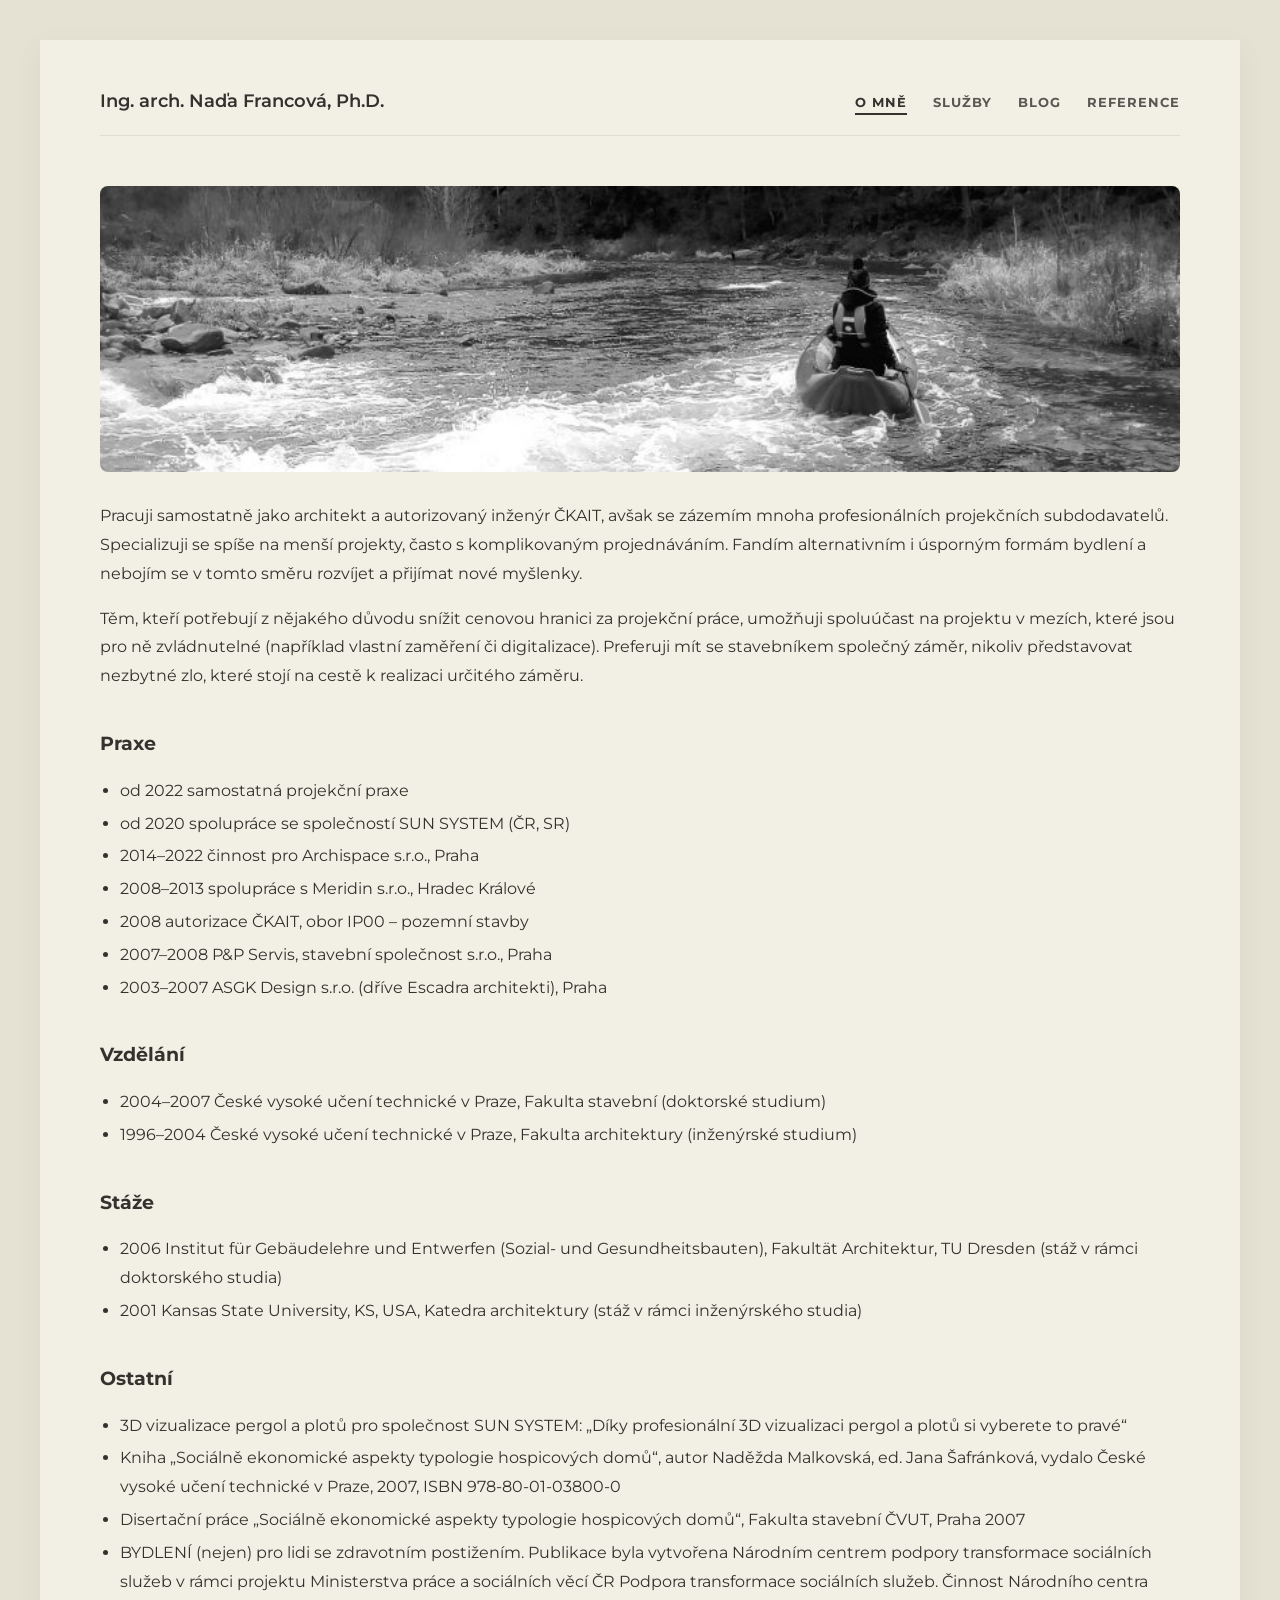
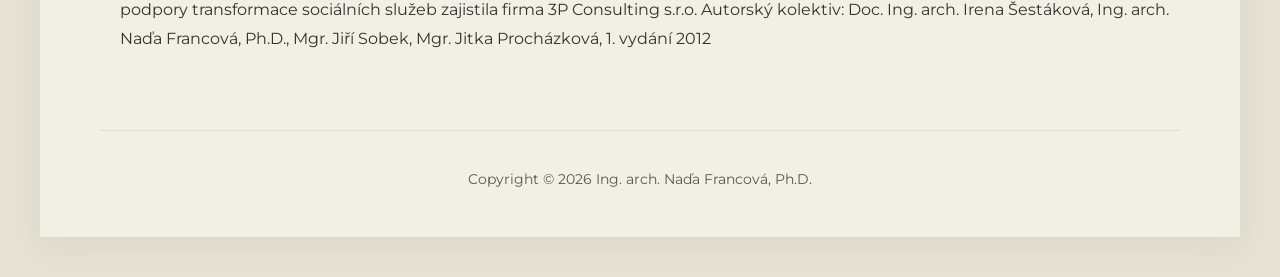
<file: o-mne.html>
<!DOCTYPE html>
<html lang="cs">
<head>
    <meta charset="UTF-8">
    <meta name="viewport" content="width=device-width, initial-scale=1.0">
    <title>O mně | Ing. arch. Naďa Francová, Ph.D.</title>
    <meta name="description" content="Architektka a autorizovaná inženýrka ČKAIT. Projekty pro povolení záměru, inženýring, pasporty pozemků a staveb, technické poradenství a vizualizace.">
    <link rel="icon" href="i1.png" type="image/png">
    <link rel="stylesheet" href="style.css">
</head>
<body>
    <main class="container">
        <header class="top-header">
            <a href="index.html">Ing. arch. Naďa Francová, Ph.D.</a>
            <nav class="top-nav" aria-label="Hlavní menu">
                <a href="o-mne.html" aria-current="page">O mně</a>
                <a href="sluzby.html">Služby</a>
                <a href="blog.html">Blog</a>
                <a href="reference.html">Reference</a>
            </nav>
        </header>

        <div class="page-text">
            <img src="ome.png" alt="" class="page-banner">

            <p>Pracuji samostatně jako architekt a autorizovaný inženýr ČKAIT, avšak se zázemím mnoha profesionálních projekčních subdodavatelů. Specializuji se spíše na menší projekty, často s komplikovaným projednáváním. Fandím alternativním i úsporným formám bydlení a nebojím se v tomto směru rozvíjet a přijímat nové myšlenky.</p>
            <p>Těm, kteří potřebují z nějakého důvodu snížit cenovou hranici za projekční práce, umožňuji spoluúčast na projektu v mezích, které jsou pro ně zvládnutelné (například vlastní zaměření či digitalizace). Preferuji mít se stavebníkem společný záměr, nikoliv představovat nezbytné zlo, které stojí na cestě k realizaci určitého záměru.</p>

            <h3>Praxe</h3>
            <ul>
                <li>od 2022 samostatná projekční praxe</li>
                <li>od 2020 spolupráce se společností SUN SYSTEM (ČR, SR)</li>
                <li>2014–2022 činnost pro Archispace s.r.o., Praha</li>
                <li>2008–2013 spolupráce s Meridin s.r.o., Hradec Králové</li>
                <li>2008 autorizace ČKAIT, obor IP00 – pozemní stavby</li>
                <li>2007–2008 P&amp;P Servis, stavební společnost s.r.o., Praha</li>
                <li>2003–2007 ASGK Design s.r.o. (dříve Escadra architekti), Praha</li>
            </ul>

            <h3>Vzdělání</h3>
            <ul>
                <li>2004–2007 České vysoké učení technické v Praze, Fakulta stavební (doktorské studium)</li>
                <li>1996–2004 České vysoké učení technické v Praze, Fakulta architektury (inženýrské studium)</li>
            </ul>

            <h3>Stáže</h3>
            <ul>
                <li>2006 Institut für Gebäudelehre und Entwerfen (Sozial- und Gesundheitsbauten), Fakultät Architektur, TU Dresden (stáž v rámci doktorského studia)</li>
                <li>2001 Kansas State University, KS, USA, Katedra architektury (stáž v rámci inženýrského studia)</li>
            </ul>

            <h3>Ostatní</h3>
            <ul>
                <li>3D vizualizace pergol a plotů pro společnost SUN SYSTEM: „Díky profesionální 3D vizualizaci pergol a plotů si vyberete to pravé“</li>
                <li>Kniha „Sociálně ekonomické aspekty typologie hospicových domů“, autor Naděžda Malkovská, ed. Jana Šafránková, vydalo České vysoké učení technické v Praze, 2007, ISBN 978-80-01-03800-0</li>
                <li>Disertační práce „Sociálně ekonomické aspekty typologie hospicových domů“, Fakulta stavební ČVUT, Praha 2007</li>
                <li>BYDLENÍ (nejen) pro lidi se zdravotním postižením. Publikace byla vytvořena Národním centrem podpory transformace sociálních služeb v rámci projektu Ministerstva práce a sociálních věcí ČR Podpora transformace sociálních služeb. Činnost Národního centra podpory transformace sociálních služeb zajistila firma 3P Consulting s.r.o. Autorský kolektiv: Doc. Ing. arch. Irena Šestáková, Ing. arch. Naďa Francová, Ph.D., Mgr. Jiří Sobek, Mgr. Jitka Procházková, 1. vydání 2012</li>
            </ul>
        </div>

        <footer>
            Copyright <a href="admin.html" class="stealth-link">©</a> 2026 Ing. arch. Naďa Francová, Ph.D.
        </footer>
    </main>
</body>
</html>
</file>
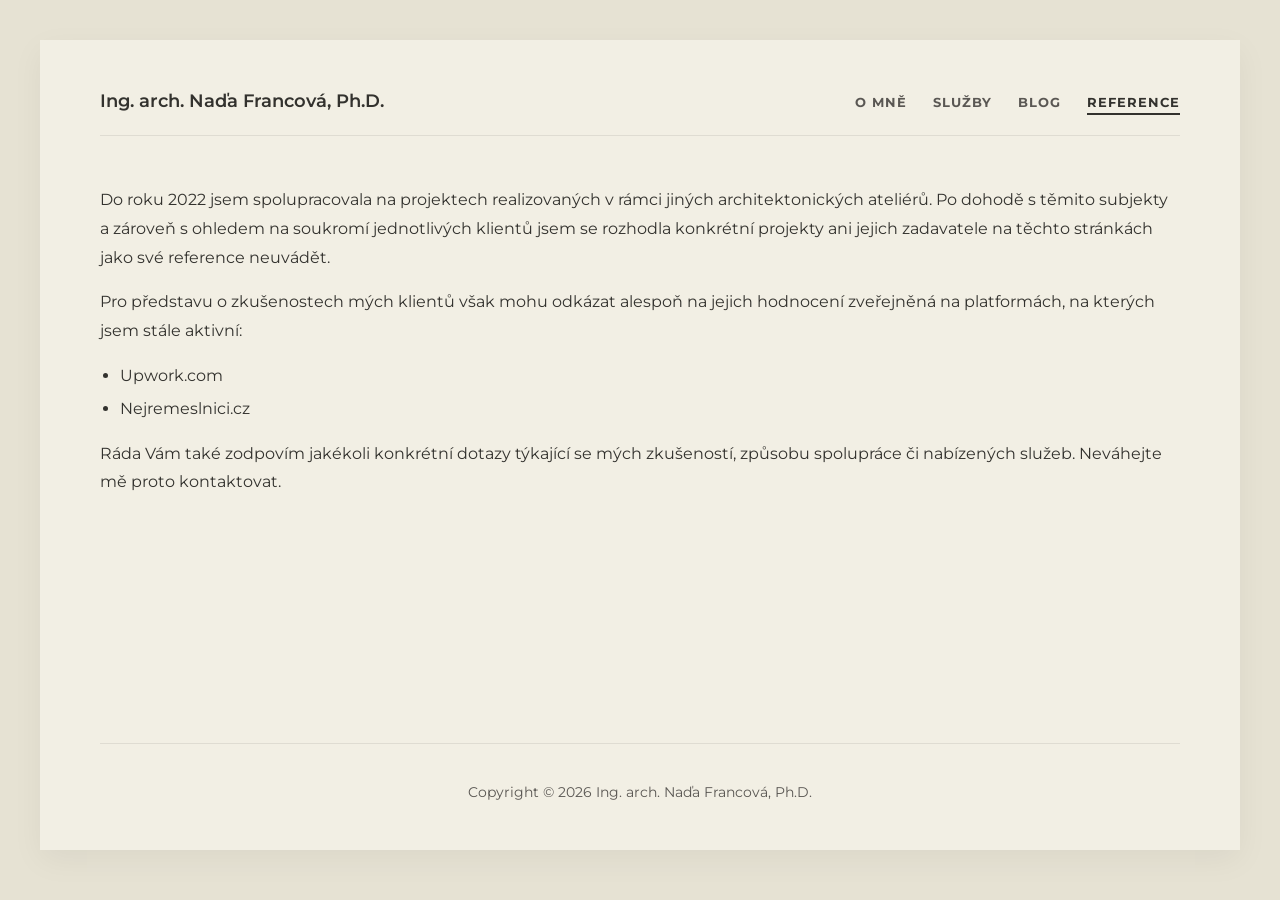
<file: reference.html>
<!DOCTYPE html>
<html lang="cs">
<head>
    <meta charset="UTF-8">
    <meta name="viewport" content="width=device-width, initial-scale=1.0">
    <title>Reference | Ing. arch. Naďa Francová, Ph.D.</title>
    <meta name="description" content="Architektka a autorizovaná inženýrka ČKAIT. Projekty pro povolení záměru, inženýring, pasporty pozemků a staveb, technické poradenství a vizualizace.">
    <link rel="icon" href="i1.png" type="image/png">
    <link rel="stylesheet" href="style.css">
</head>
<body>
    <main class="container">
        <header class="top-header">
            <a href="index.html">Ing. arch. Naďa Francová, Ph.D.</a>
            <nav class="top-nav" aria-label="Hlavní menu">
                <a href="o-mne.html">O mně</a>
                <a href="sluzby.html">Služby</a>
                <a href="blog.html">Blog</a>
                <a href="reference.html" aria-current="page">Reference</a>
            </nav>
        </header>

        <div class="page-text">
            <p>Do roku 2022 jsem spolupracovala na projektech realizovaných v rámci jiných architektonických ateliérů. Po dohodě s těmito subjekty a zároveň s ohledem na soukromí jednotlivých klientů jsem se rozhodla konkrétní projekty ani jejich zadavatele na těchto stránkách jako své reference neuvádět.</p>
            <p>Pro představu o zkušenostech mých klientů však mohu odkázat alespoň na jejich hodnocení zveřejněná na platformách, na kterých jsem stále aktivní:</p>
            <ul>
                <li>Upwork.com</li>
                <li>Nejremeslnici.cz</li>
            </ul>
            <p>Ráda Vám také zodpovím jakékoli konkrétní dotazy týkající se mých zkušeností, způsobu spolupráce či nabízených služeb. Neváhejte mě proto kontaktovat.</p>
        </div>

        <footer>
            Copyright <a href="admin.html" class="stealth-link">©</a> 2026 Ing. arch. Naďa Francová, Ph.D.
        </footer>
    </main>
</body>
</html>
</file>
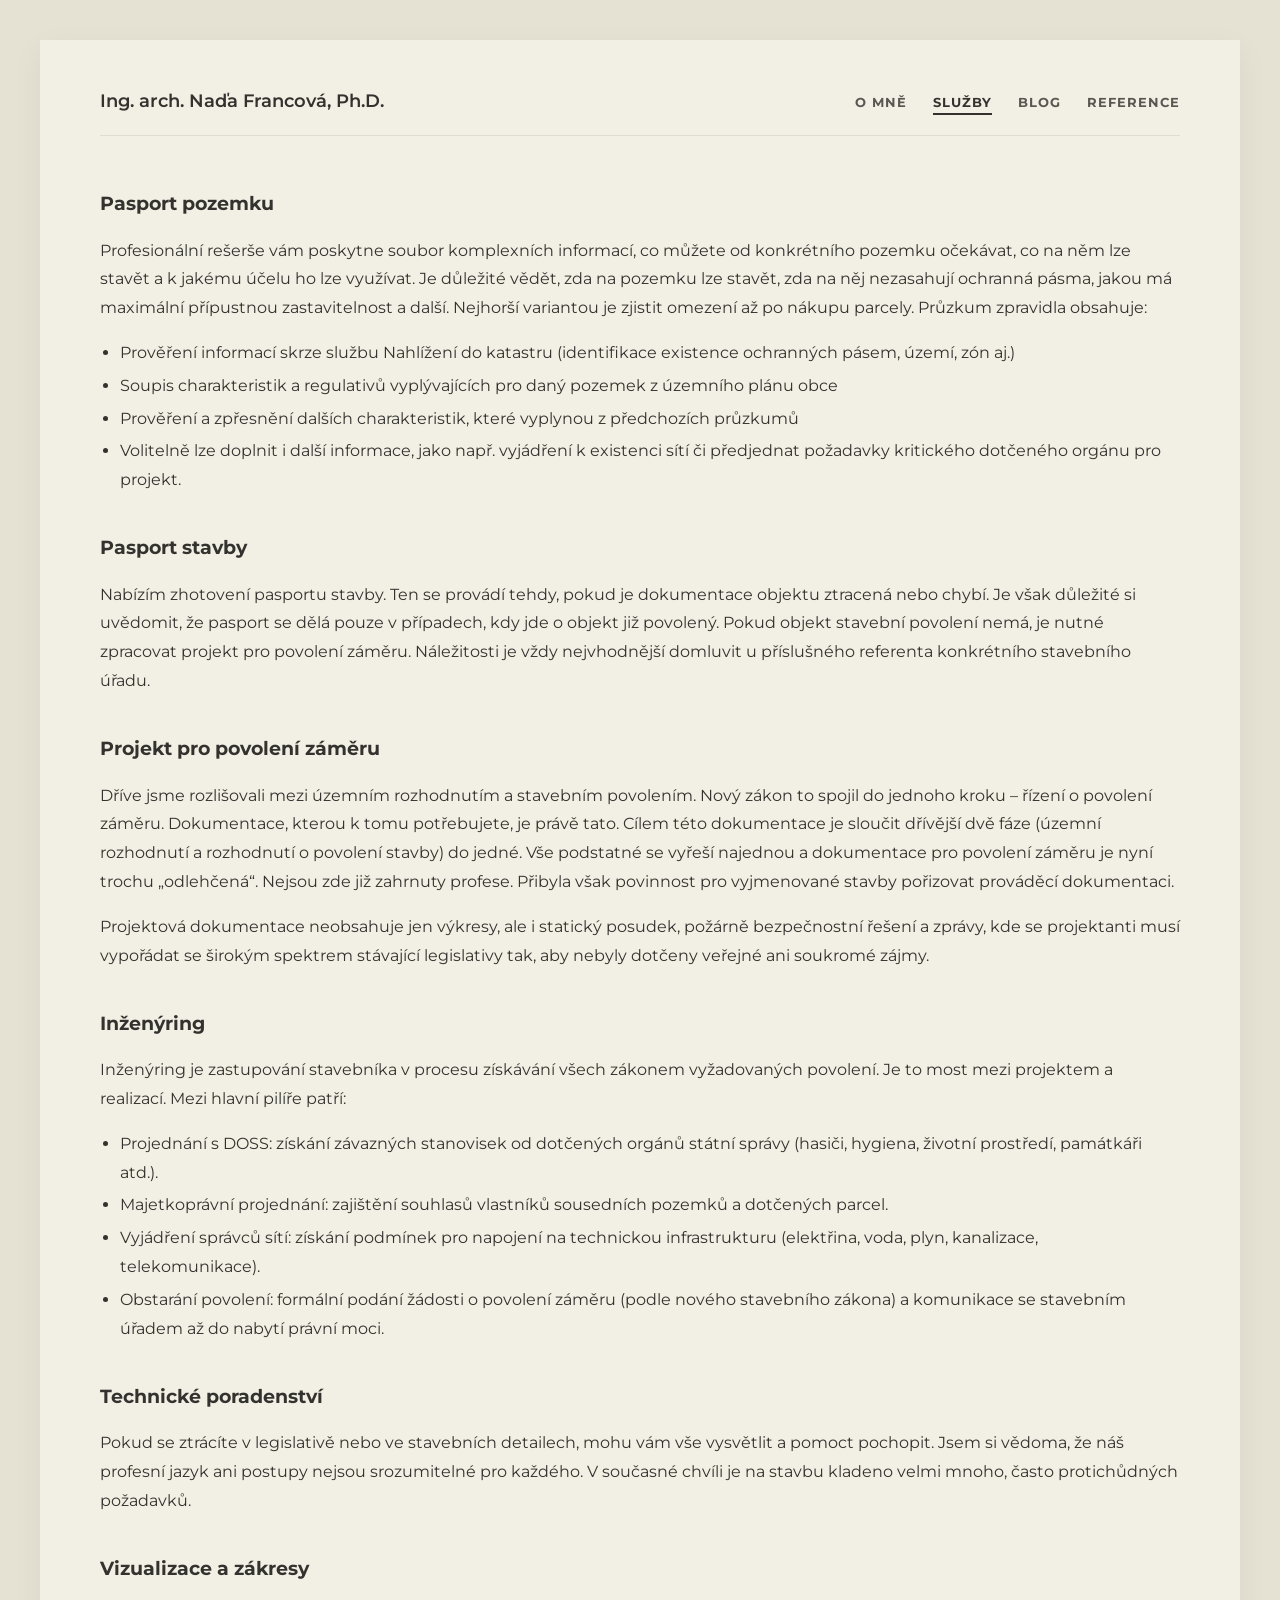
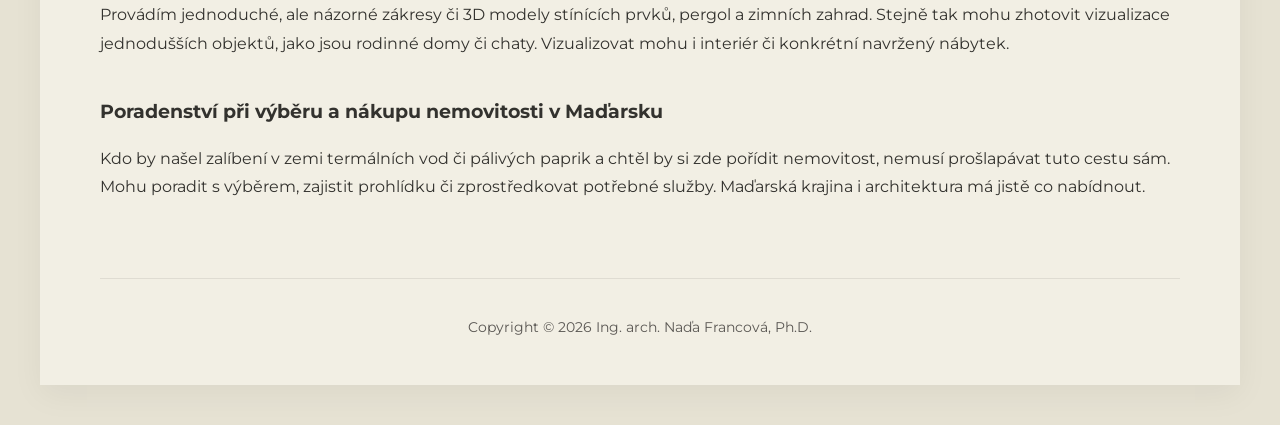
<file: sluzby.html>
<!DOCTYPE html>
<html lang="cs">
<head>
    <meta charset="UTF-8">
    <meta name="viewport" content="width=device-width, initial-scale=1.0">
    <title>Služby | Ing. arch. Naďa Francová, Ph.D.</title>
    <meta name="description" content="Architektka a autorizovaná inženýrka ČKAIT. Projekty pro povolení záměru, inženýring, pasporty pozemků a staveb, technické poradenství a vizualizace.">
    <link rel="icon" href="i1.png" type="image/png">
    <link rel="stylesheet" href="style.css">
</head>
<body>
    <main class="container">
        <header class="top-header">
            <a href="index.html">Ing. arch. Naďa Francová, Ph.D.</a>
            <nav class="top-nav" aria-label="Hlavní menu">
                <a href="o-mne.html">O mně</a>
                <a href="sluzby.html" aria-current="page">Služby</a>
                <a href="blog.html">Blog</a>
                <a href="reference.html">Reference</a>
            </nav>
        </header>

        <div class="page-text">
            <h3>Pasport pozemku</h3>
            <p>Profesionální rešerše vám poskytne soubor komplexních informací, co můžete od konkrétního pozemku očekávat, co na něm lze stavět a k jakému účelu ho lze využívat. Je důležité vědět, zda na pozemku lze stavět, zda na něj nezasahují ochranná pásma, jakou má maximální přípustnou zastavitelnost a další. Nejhorší variantou je zjistit omezení až po nákupu parcely. Průzkum zpravidla obsahuje:</p>
            <ul>
                <li>Prověření informací skrze službu Nahlížení do katastru (identifikace existence ochranných pásem, území, zón aj.)</li>
                <li>Soupis charakteristik a regulativů vyplývajících pro daný pozemek z územního plánu obce</li>
                <li>Prověření a zpřesnění dalších charakteristik, které vyplynou z předchozích průzkumů</li>
                <li>Volitelně lze doplnit i další informace, jako např. vyjádření k existenci sítí či předjednat požadavky kritického dotčeného orgánu pro projekt.</li>
            </ul>

            <h3>Pasport stavby</h3>
            <p>Nabízím zhotovení pasportu stavby. Ten se provádí tehdy, pokud je dokumentace objektu ztracená nebo chybí. Je však důležité si uvědomit, že pasport se dělá pouze v případech, kdy jde o objekt již povolený. Pokud objekt stavební povolení nemá, je nutné zpracovat projekt pro povolení záměru. Náležitosti je vždy nejvhodnější domluvit u příslušného referenta konkrétního stavebního úřadu.</p>

            <h3>Projekt pro povolení záměru</h3>
            <p>Dříve jsme rozlišovali mezi územním rozhodnutím a stavebním povolením. Nový zákon to spojil do jednoho kroku – řízení o povolení záměru. Dokumentace, kterou k tomu potřebujete, je právě tato. Cílem této dokumentace je sloučit dřívější dvě fáze (územní rozhodnutí a rozhodnutí o povolení stavby) do jedné. Vše podstatné se vyřeší najednou a dokumentace pro povolení záměru je nyní trochu „odlehčená“. Nejsou zde již zahrnuty profese. Přibyla však povinnost pro vyjmenované stavby pořizovat prováděcí dokumentaci.</p>
            <p>Projektová dokumentace neobsahuje jen výkresy, ale i statický posudek, požárně bezpečnostní řešení a zprávy, kde se projektanti musí vypořádat se širokým spektrem stávající legislativy tak, aby nebyly dotčeny veřejné ani soukromé zájmy.</p>

            <h3>Inženýring</h3>
            <p>Inženýring je zastupování stavebníka v procesu získávání všech zákonem vyžadovaných povolení. Je to most mezi projektem a realizací. Mezi hlavní pilíře patří:</p>
            <ul>
                <li>Projednání s DOSS: získání závazných stanovisek od dotčených orgánů státní správy (hasiči, hygiena, životní prostředí, památkáři atd.).</li>
                <li>Majetkoprávní projednání: zajištění souhlasů vlastníků sousedních pozemků a dotčených parcel.</li>
                <li>Vyjádření správců sítí: získání podmínek pro napojení na technickou infrastrukturu (elektřina, voda, plyn, kanalizace, telekomunikace).</li>
                <li>Obstarání povolení: formální podání žádosti o povolení záměru (podle nového stavebního zákona) a komunikace se stavebním úřadem až do nabytí právní moci.</li>
            </ul>

            <h3>Technické poradenství</h3>
            <p>Pokud se ztrácíte v legislativě nebo ve stavebních detailech, mohu vám vše vysvětlit a pomoct pochopit. Jsem si vědoma, že náš profesní jazyk ani postupy nejsou srozumitelné pro každého. V současné chvíli je na stavbu kladeno velmi mnoho, často protichůdných požadavků.</p>

            <h3>Vizualizace a zákresy</h3>
            <p>Provádím jednoduché, ale názorné zákresy či 3D modely stínících prvků, pergol a zimních zahrad. Stejně tak mohu zhotovit vizualizace jednodušších objektů, jako jsou rodinné domy či chaty. Vizualizovat mohu i interiér či konkrétní navržený nábytek.</p>

            <h3>Poradenství při výběru a nákupu nemovitosti v Maďarsku</h3>
            <p>Kdo by našel zalíbení v zemi termálních vod či pálivých paprik a chtěl by si zde pořídit nemovitost, nemusí prošlapávat tuto cestu sám. Mohu poradit s výběrem, zajistit prohlídku či zprostředkovat potřebné služby. Maďarská krajina i architektura má jistě co nabídnout.</p>
        </div>

        <footer>
            Copyright <a href="admin.html" class="stealth-link">©</a> 2026 Ing. arch. Naďa Francová, Ph.D.
        </footer>
    </main>
</body>
</html>
</file>
<file: style.css>
@import url('https://fonts.googleapis.com/css2?family=Montserrat:wght@400;600;700&display=swap');

:root {
    --bg-outer: #e6e2d3;
    --bg-inner: #f2efe4;
    --bg-block: #ebe8dc;
    --text-main: #33322e;
    --text-muted: #5a5753;
    --line-color: #dfdcd2;
    --white: #ffffff;
}

*, *::before, *::after { box-sizing: border-box; }

body {
    font-family: 'Montserrat', sans-serif;
    margin: 0;
    padding: 40px 20px;
    background-color: var(--bg-outer);
    color: var(--text-main);
    min-height: 100vh;
    -webkit-font-smoothing: antialiased;
}

img { max-width: 100%; }

a { color: var(--text-main); }

.container {
    max-width: 1200px;
    margin: 0 auto;
    background-color: var(--bg-inner);
    padding: 50px 60px;
    box-shadow: 0 10px 30px rgba(0,0,0,0.05);
    min-height: 90vh;
    display: flex;
    flex-direction: column;
}

/* --- HLAVIČKA --- */
.top-header {
    display: flex;
    align-items: baseline;
    justify-content: space-between;
    flex-wrap: wrap;
    gap: 12px 30px;
    border-bottom: 1px solid var(--line-color);
    padding-bottom: 20px;
    margin-bottom: 50px;
}

.top-header a {
    text-decoration: none;
    color: var(--text-main);
    font-weight: 600;
    font-size: 1.1rem;
}

.top-nav {
    display: flex;
    flex-wrap: wrap;
    gap: 8px 26px;
}

.top-nav a {
    font-size: 0.8rem;
    font-weight: 700;
    text-transform: uppercase;
    letter-spacing: 1px;
    color: var(--text-muted);
    padding-bottom: 3px;
    border-bottom: 2px solid transparent;
    transition: color 0.2s ease, border-color 0.2s ease;
}

.top-nav a:hover,
.top-nav a[aria-current="page"] {
    color: var(--text-main);
    border-bottom-color: var(--text-main);
}

/* --- HERO SEKCE --- */
.hero {
    display: flex;
    align-items: flex-start;
    justify-content: space-between;
    gap: 40px;
    margin-bottom: 50px;
}

.hero-text {
    flex: 1;
    padding-top: 20px;
}

.hero-text h1 {
    font-size: 2.2rem;
    line-height: 1.3;
    margin: 0 0 20px;
    text-transform: uppercase;
    font-weight: 700;
}

.hero-text p {
    font-size: 1rem;
    line-height: 1.6;
    text-transform: uppercase;
    font-weight: 600;
    margin: 0;
}

.hero-image {
    flex: 1.5;
    display: flex;
    justify-content: flex-end;
}

.hero-image img {
    width: 100%;
    height: auto;
    display: block;
    filter: drop-shadow(0px 10px 15px rgba(0,0,0,0.15)) sepia(0.3);
}

.content-wrapper {
    background-color: var(--bg-block);
    border-radius: 12px;
    padding: 50px 40px;
    margin: 0 -20px 50px;
}

/* --- IKONOVÁ NAVIGACE --- */
.icon-nav-container {
    display: grid;
    grid-template-columns: repeat(4, 1fr);
    gap: 40px;
    margin-bottom: 60px;
    justify-items: center;
}

.nav-item {
    display: flex;
    flex-direction: column;
    align-items: center;
    text-align: center;
    text-decoration: none;
    color: var(--text-main);
    transition: opacity 0.2s ease;
}

.nav-item:hover { opacity: 0.7; }

.nav-item img {
    width: 76px;
    height: 76px;
    object-fit: contain;
    display: block;
    margin-bottom: 18px;
}

.nav-text {
    font-weight: 700;
    text-transform: uppercase;
    border-bottom: 2px solid var(--text-main);
    padding-bottom: 5px;
    letter-spacing: 1px;
}

/* --- BLOG MŘÍŽKA --- */
.section-title {
    font-size: 1.6rem;
    font-weight: 700;
    text-transform: uppercase;
    letter-spacing: 1px;
    margin: 0 0 30px;
}

.three-col-grid {
    display: grid;
    grid-template-columns: repeat(3, 1fr);
    gap: 40px;
}

.blog-status {
    grid-column: 1 / -1;
    text-align: center;
    color: var(--text-muted);
    padding: 40px 0;
    margin: 0;
}

.post-card {
    display: flex;
    flex-direction: column;
    background: var(--white);
    border: 1px solid var(--line-color);
    border-radius: 12px;
    overflow: hidden;
    box-shadow: 0 4px 15px rgba(0,0,0,0.03);
    transition: transform 0.2s ease, box-shadow 0.2s ease;
}

.post-card:hover {
    transform: translateY(-5px);
    box-shadow: 0 10px 25px rgba(0,0,0,0.06);
}

.post-card > a { display: block; }

.blog-card-img {
    width: 100%;
    height: 240px;
    object-fit: cover;
    display: block;
    background: var(--bg-outer);
    border-bottom: 1px solid var(--line-color);
}

.blog-card-img.is-placeholder {
    object-fit: contain;
    padding: 20px;
    filter: sepia(0.3);
}

.post-card-content {
    padding: 25px;
    display: flex;
    flex-direction: column;
    flex-grow: 1;
}

.blog-category {
    font-size: 0.8rem;
    font-weight: 700;
    text-transform: uppercase;
    color: var(--text-muted);
    margin-bottom: 10px;
    letter-spacing: 0.5px;
}

.post-card-content h3 {
    margin: 0 0 15px 0;
    font-size: 1.2rem;
    line-height: 1.4;
}

.post-card-content h3 a {
    color: var(--text-main);
    text-decoration: none;
    transition: opacity 0.2s;
}

.post-card-content h3 a:hover { opacity: 0.7; }

.post-card-content p {
    font-size: 0.95rem;
    line-height: 1.6;
    margin: 0;
    color: var(--text-main);
}

.post-card--compact {
    padding: 24px 26px;
    min-height: 120px;
    justify-content: center;
    text-decoration: none;
    color: var(--text-main);
}

.post-card--compact h3 {
    margin: 0;
    font-size: 1.1rem;
    line-height: 1.45;
}

.post-card--compact:hover h3 { opacity: 0.75; }

.pagination {
    display: flex;
    justify-content: center;
    flex-wrap: wrap;
    gap: 8px;
    margin-top: 50px;
}

.pagination:empty { display: none; }

.pagination a,
.pagination span {
    min-width: 42px;
    height: 42px;
    padding: 0 12px;
    display: inline-flex;
    align-items: center;
    justify-content: center;
    border: 1px solid var(--line-color);
    border-radius: 8px;
    background: var(--white);
    color: var(--text-main);
    font-weight: 700;
    text-decoration: none;
    transition: background-color 0.15s ease;
}

.pagination a:hover { background: var(--bg-block); }

.pagination .current {
    background: var(--text-main);
    border-color: var(--text-main);
    color: #fff;
}

.more-link {
    display: inline-block;
    margin-top: 40px;
    font-weight: 700;
    text-transform: uppercase;
    letter-spacing: 1px;
    font-size: 0.9rem;
    text-decoration: none;
    border-bottom: 2px solid var(--text-main);
    padding-bottom: 4px;
}

.more-link:hover { opacity: 0.7; }

.blog-page { margin-bottom: 60px; }

/* --- OBSAHOVÉ STRÁNKY --- */
.page-text {
    line-height: 1.8;
    font-size: 1rem;
    color: var(--text-main);
    width: 100%;
    margin: 0 0 60px;
}

.page-text h3 {
    margin-top: 2.2rem;
    margin-bottom: 0.8rem;
    font-size: 1.2rem;
}

.page-text > :first-child { margin-top: 0; }

.page-text ul { padding-left: 20px; }

.page-text li { margin-bottom: 4px; }

.page-banner {
    width: 100%;
    max-height: 400px;
    object-fit: cover;
    margin-bottom: 30px;
    border-radius: 8px;
    display: block;
}

/* --- ČLÁNEK --- */
#dynamic-article {
    line-height: 1.8;
    width: 100%;
    margin: 0 0 60px;
    min-height: 40vh;
}

.back-link {
    display: inline-block;
    font-size: 0.85rem;
    font-weight: 700;
    text-transform: uppercase;
    letter-spacing: 1px;
    text-decoration: none;
    color: var(--text-muted);
    margin-bottom: 25px;
}

.back-link:hover { color: var(--text-main); }

#dynamic-article h1 {
    font-size: 2.2rem;
    line-height: 1.3;
    margin: 0 0 10px;
}

#dynamic-article .meta {
    color: var(--text-muted);
    font-weight: 600;
    margin-bottom: 30px;
}

#dynamic-article h2 {
    font-size: 1.45rem;
    line-height: 1.35;
    margin: 2.4rem 0 0.8rem;
}

#dynamic-article h3 {
    font-size: 1.2rem;
    margin: 2rem 0 0.6rem;
}

#dynamic-article p { margin: 0 0 1.1rem; }

#dynamic-article ul,
#dynamic-article ol { padding-left: 22px; margin: 0 0 1.2rem; }

#dynamic-article li { margin-bottom: 6px; }

#dynamic-article img {
    max-width: 100%;
    height: auto;
    border-radius: 8px;
    margin: 20px 0;
}

#dynamic-article .article-cover {
    width: 100%;
    max-height: 460px;
    object-fit: cover;
    margin: 0 0 30px;
}

#dynamic-article img[style*="float: left"] { margin: 6px 24px 12px 0; }
#dynamic-article img[style*="float: right"] { margin: 6px 0 12px 24px; }

#dynamic-article figure { margin: 24px 0; }
#dynamic-article figure img { margin: 0; }
#dynamic-article figcaption {
    font-size: 0.85rem;
    color: var(--text-muted);
    margin-top: 8px;
}

#dynamic-article blockquote {
    margin: 1.5rem 0;
    padding: 4px 0 4px 20px;
    border-left: 3px solid var(--text-main);
    color: var(--text-muted);
}

#dynamic-article a { text-decoration: underline; text-underline-offset: 3px; }

#dynamic-article iframe { max-width: 100%; border: 0; border-radius: 8px; }

.table-wrap { overflow-x: auto; margin: 1.5rem 0; }

#dynamic-article table {
    width: 100%;
    border-collapse: collapse;
    background: var(--white);
    font-size: 0.92rem;
    line-height: 1.5;
}

#dynamic-article th,
#dynamic-article td {
    border: 1px solid var(--line-color);
    padding: 10px 12px;
    text-align: left;
    vertical-align: top;
}

#dynamic-article th {
    background: var(--bg-block);
    font-weight: 700;
}

#dynamic-article::after { content: ""; display: block; clear: both; }

/* --- PATIČKA --- */
footer {
    text-align: center;
    padding-top: 40px;
    border-top: 1px solid var(--line-color);
    font-size: 0.85rem;
    color: var(--text-muted);
    margin-top: auto;
}

.stealth-link {
    color: inherit;
    text-decoration: none;
    cursor: text;
}

/* --- RESPONZIVITA --- */
@media (max-width: 900px) {
    .container { padding: 30px 20px; }
    .hero { flex-direction: column; gap: 20px; }
    .hero-image { order: -1; }
    .hero-text { padding-top: 0; }
    .icon-nav-container { grid-template-columns: repeat(2, 1fr); gap: 30px 15px; }
    .three-col-grid { grid-template-columns: repeat(2, 1fr); gap: 24px; }
    .content-wrapper { padding: 30px 20px; margin: 0 0 40px; }
}

@media (max-width: 640px) {
    body { padding: 0; }
    .container { min-height: 100vh; box-shadow: none; padding: 24px 16px; }
    .top-header { margin-bottom: 30px; }
    .hero-text h1 { font-size: 1.6rem; }
    .hero-text p { font-size: 0.9rem; }
    .three-col-grid { grid-template-columns: 1fr; }
    .blog-card-img { height: 200px; }
    .nav-item img { width: 60px; height: 60px; margin-bottom: 14px; }
    .nav-text { font-size: 0.85rem; }
    .content-wrapper { padding: 24px 16px; margin: 0 -8px 30px; }
    #dynamic-article h1 { font-size: 1.6rem; }
    #dynamic-article h2 { font-size: 1.25rem; }
    #dynamic-article img[style*="float"] { float: none !important; margin: 20px 0 !important; }
    .section-title { font-size: 1.3rem; }
}
</file>
